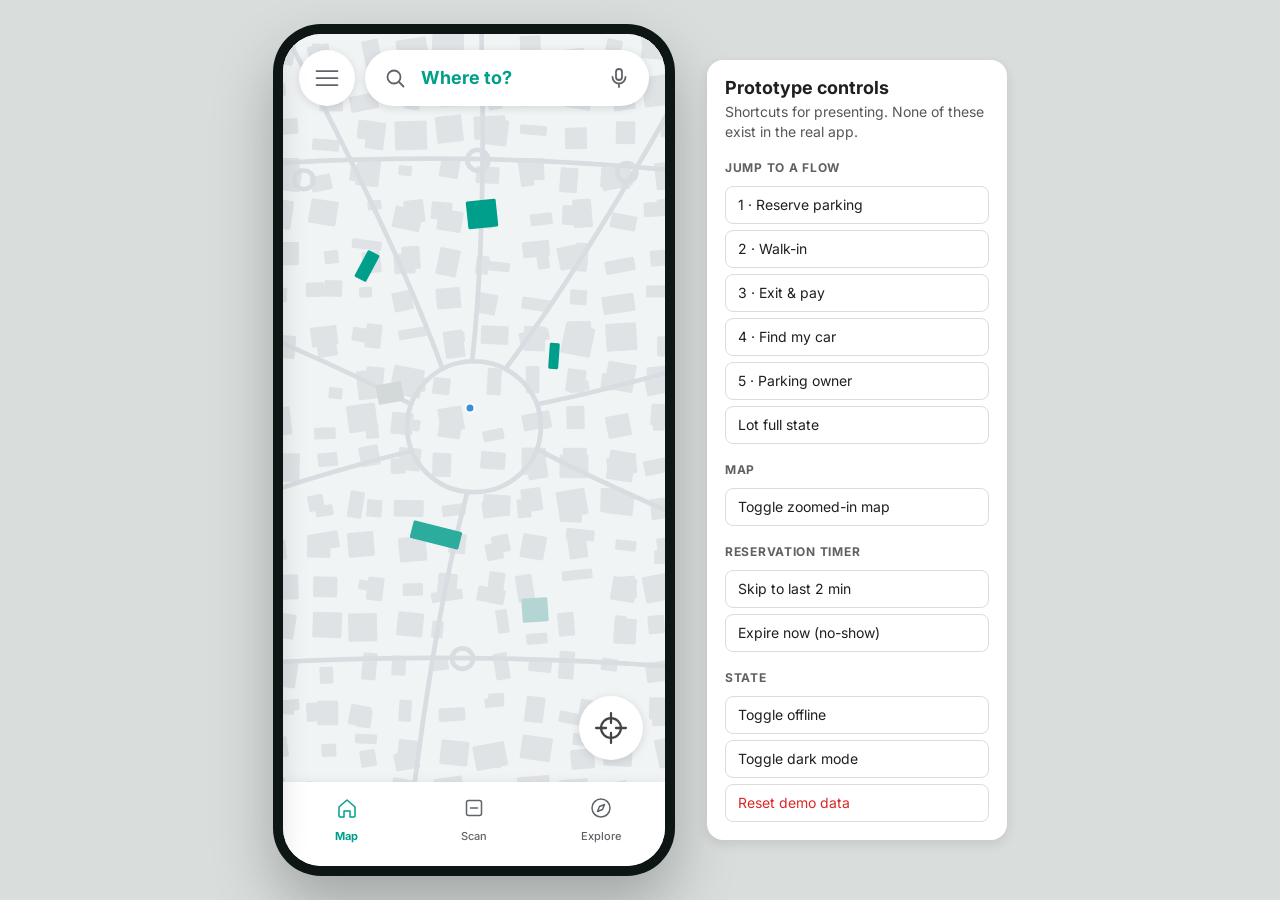
<file: prototype/index.html>
<!doctype html>
<html lang="en">
<head>
  <meta charset="utf-8">
  <meta name="viewport" content="width=device-width, initial-scale=1, viewport-fit=cover">
  <title>Uy Parking! — Prototype</title>
  <meta name="theme-color" content="#009f8b">
  <link rel="preconnect" href="https://fonts.googleapis.com">
  <link rel="preconnect" href="https://fonts.gstatic.com" crossorigin>
  <link rel="stylesheet" href="https://fonts.googleapis.com/css2?family=Inter:wght@400;500;600;700;800&display=swap">
  <link rel="stylesheet" href="styles.css">
</head>
<body>

<!-- Icon sprite (24×24, stroke icons) -->
<svg width="0" height="0" style="position:absolute" aria-hidden="true">
  <defs>
    <symbol id="i-menu" viewBox="0 0 24 24"><path d="M3 6h18M3 12h18M3 18h18"/></symbol>
    <symbol id="i-search" viewBox="0 0 24 24"><circle cx="11" cy="11" r="6.5"/><path d="M16 16l4.5 4.5"/></symbol>
    <symbol id="i-mic" viewBox="0 0 24 24"><rect x="9" y="3" width="6" height="11" rx="3"/><path d="M5.5 11a6.5 6.5 0 0 0 13 0M12 17.5V21"/></symbol>
    <symbol id="i-home" viewBox="0 0 24 24"><path d="M4 11l8-7 8 7v9a1 1 0 0 1-1 1h-4v-6h-6v6H5a1 1 0 0 1-1-1z"/></symbol>
    <symbol id="i-scan" viewBox="0 0 24 24"><rect x="4.5" y="4.5" width="15" height="15" rx="2"/><path d="M8.5 12h7"/></symbol>
    <symbol id="i-compass" viewBox="0 0 24 24"><circle cx="12" cy="12" r="9"/><path d="M15.5 8.5l-2 5-5 2 2-5z"/></symbol>
    <symbol id="i-locate" viewBox="0 0 24 24"><circle cx="12" cy="12" r="7"/><path d="M12 1.5v7M12 15.5v7M1.5 12h7M15.5 12h7"/></symbol>
    <symbol id="i-back" viewBox="0 0 24 24"><path d="M15 5l-7 7 7 7"/></symbol>
    <symbol id="i-close" viewBox="0 0 24 24"><path d="M6 6l12 12M18 6L6 18"/></symbol>
    <symbol id="i-chevron" viewBox="0 0 24 24"><path d="M9 5l7 7-7 7"/></symbol>
    <symbol id="i-caret" viewBox="0 0 24 24"><path d="M7 10l5 5 5-5z"/></symbol>
    <symbol id="i-access" viewBox="0 0 24 24"><circle cx="11" cy="4.5" r="1.8"/><path d="M11 7.5v6h5l2.5 5.5M11 10.5h5M8 11.2a5.5 5.5 0 1 0 7.6 7.2"/></symbol>
    <symbol id="i-ev" viewBox="0 0 24 24"><rect x="3" y="7" width="15" height="10" rx="2"/><path d="M21 10.5v3M11 9l-2.5 3.5h4L10 15"/></symbol>
    <symbol id="i-covered" viewBox="0 0 24 24"><path d="M3 10l9-5 9 5M5 10v9M19 10v9M8 19v-5h8v5"/></symbol>
    <symbol id="i-heart" viewBox="0 0 24 24"><path d="M12 20s-7.5-4.6-7.5-10A4.3 4.3 0 0 1 12 7.4 4.3 4.3 0 0 1 19.5 10c0 5.4-7.5 10-7.5 10z"/></symbol>
    <symbol id="i-clock" viewBox="0 0 24 24"><circle cx="12" cy="12" r="9"/><path d="M12 7v5l3 2"/></symbol>
    <symbol id="i-car" viewBox="0 0 24 24"><path d="M5 16V11.5L7 7h10l2 4.5V16M3.5 16h17v2.5h-17zM6 18.5V20M18 18.5V20"/><circle cx="8" cy="13.5" r=".6"/><circle cx="16" cy="13.5" r=".6"/></symbol>
    <symbol id="i-qr" viewBox="0 0 24 24"><rect x="4" y="4" width="6" height="6"/><rect x="14" y="4" width="6" height="6"/><rect x="4" y="14" width="6" height="6"/><path d="M14 14h2v2h-2zM18 18h2v2h-2zM14 18h2M18 14h2"/></symbol>
    <symbol id="i-nfc" viewBox="0 0 24 24"><path d="M8 8.5a5 5 0 0 1 0 7M11.5 6a8.5 8.5 0 0 1 0 12M15 3.5a12 12 0 0 1 0 17"/><circle cx="5" cy="12" r="1"/></symbol>
    <symbol id="i-check" viewBox="0 0 24 24"><path d="M5 12.5l4.5 4.5L19 7.5"/></symbol>
    <symbol id="i-info" viewBox="0 0 24 24"><circle cx="12" cy="12" r="9"/><path d="M12 11v5.5M12 7.8v.4"/></symbol>
    <symbol id="i-warn" viewBox="0 0 24 24"><path d="M12 4l9 16H3z"/><path d="M12 10v4.5M12 17.2v.3"/></symbol>
    <symbol id="i-user" viewBox="0 0 24 24"><circle cx="12" cy="8.5" r="4"/><path d="M4.5 20a7.5 7.5 0 0 1 15 0"/></symbol>
    <symbol id="i-gear" viewBox="0 0 24 24"><circle cx="12" cy="12" r="3"/><path d="M12 2.5v3M12 18.5v3M2.5 12h3M18.5 12h3M5.3 5.3l2.1 2.1M16.6 16.6l2.1 2.1M5.3 18.7l2.1-2.1M16.6 7.4l2.1-2.1"/></symbol>
    <symbol id="i-chart" viewBox="0 0 24 24"><path d="M4 20h16M7 16v-5M12 16V7M17 16v-8"/></symbol>
    <symbol id="i-wallet" viewBox="0 0 24 24"><rect x="3" y="6" width="18" height="13" rx="2"/><path d="M3 10h18M16 14.5h2"/></symbol>
    <symbol id="i-pin" viewBox="0 0 24 24"><path d="M12 21s-6.5-6.2-6.5-11a6.5 6.5 0 0 1 13 0c0 4.8-6.5 11-6.5 11z"/><circle cx="12" cy="10" r="2.3"/></symbol>
    <symbol id="i-history" viewBox="0 0 24 24"><path d="M4 12a8 8 0 1 0 2.4-5.7M4 4v4h4"/><path d="M12 8v4l3 2"/></symbol>
    <symbol id="i-printer" viewBox="0 0 24 24"><path d="M7 9V4h10v5M7 17H5a1 1 0 0 1-1-1v-6a1 1 0 0 1 1-1h14a1 1 0 0 1 1 1v6a1 1 0 0 1-1 1h-2"/><rect x="7" y="14" width="10" height="6"/></symbol>
    <symbol id="i-store" viewBox="0 0 24 24"><path d="M4 9l1.5-5h13L20 9M4 9h16v2a2.7 2.7 0 0 1-5.3 0 2.7 2.7 0 0 1-5.4 0A2.7 2.7 0 0 1 4 11zM5.5 13v7h13v-7"/></symbol>
    <symbol id="i-wifi-off" viewBox="0 0 24 24"><path d="M3 3l18 18M8.5 16.5a5 5 0 0 1 7 0M5 13a10 10 0 0 1 5-2.6M14.5 10.6A10 10 0 0 1 19 13M2 9.5a15 15 0 0 1 4.5-2.8M11 5.6a15 15 0 0 1 11 3.9"/><circle cx="12" cy="20" r=".6"/></symbol>
  </defs>
</svg>

<div class="stage">
  <!-- ============ PHONE ============ -->
  <div class="device">
    <div class="app" id="app">

      <div class="offline-bar" id="offlineBar" hidden>
        <svg class="ic"><use href="#i-wifi-off"/></svg>
        <span>Offline — counts may be stale (last updated 4 min ago). Your QR still works.</span>
      </div>

      <main class="screens">

        <!-- ===== Persistent map shell: every screen is a sheet over this map ===== -->
        <div class="map" id="map">
          <div class="map-layer" id="mapLayer">
            <svg class="map-art" id="mapArt" viewBox="0 0 800 1600" preserveAspectRatio="none" aria-hidden="true"></svg>
            <div id="markers"></div>
            <span class="me-dot" title="Approximate location (mock)"></span>
          </div>
        </div>

        <div class="map-top">
          <button class="fab" id="menuFab" data-action="openDrawer" aria-label="Open menu"><svg class="ic"><use href="#i-menu"/></svg></button>
          <button class="fab" id="backFab" data-action="back" aria-label="Back"><svg class="ic"><use href="#i-back"/></svg></button>
          <label class="search">
            <svg class="ic"><use href="#i-search"/></svg>
            <input id="searchInput" type="search" placeholder="Where to?" autocomplete="off" aria-label="Search parking">
            <button class="search-mic" data-action="voice" aria-label="Voice search"><svg class="ic"><use href="#i-mic"/></svg></button>
          </label>
        </div>

        <div class="map-banners" id="mapBanners"></div>

        <div class="search-panel" id="searchPanel" hidden>
          <div id="searchResults"></div>
        </div>

        <button class="fab locate" data-action="locate" aria-label="Show my location"><svg class="ic"><use href="#i-locate"/></svg></button>

        <!-- ---------- MAP HOME: lot detail sheet ---------- -->
        <section class="screen" id="screen-map">
          <div class="sheet-backdrop" data-action="closeSheet"></div>
          <div class="panel sheet" id="sheet" role="dialog" aria-label="Parking lot details">
            <button class="sheet-handle" data-action="closeSheet" aria-label="Close details"></button>
            <div id="sheetBody"></div>
          </div>
        </section>

        <!-- ---------- RESERVE CONFIRM ---------- -->
        <section class="screen" id="screen-reserve">
          <div class="panel">
            <button class="sheet-handle" data-action="expand" aria-label="Expand sheet"></button>
            <h1 class="panel-title">Confirm reservation</h1>
            <div id="reserveBody"></div>
          </div>
        </section>

        <!-- ---------- IDENTITY / OTP ---------- -->
        <section class="screen" id="screen-otp">
          <div class="panel">
            <button class="sheet-handle" data-action="expand" aria-label="Expand sheet"></button>
            <h1 class="panel-title">Who's parking?</h1>
            <p class="lead">No account needed. We just need a plate number or phone so the gate can match your reservation.</p>
            <div class="segmented" role="tablist">
              <button class="seg active" data-action="idTab" data-tab-id="plate" role="tab">Plate number</button>
              <button class="seg" data-action="idTab" data-tab-id="phone" role="tab">Phone (OTP)</button>
            </div>

            <div class="id-pane" id="idPlate">
              <label class="field">
                <span>Plate number</span>
                <input id="plateInput" placeholder="e.g. NBC 1234" maxlength="9" autocomplete="off">
              </label>
              <button class="btn primary block" data-action="savePlate">Continue</button>
            </div>

            <div class="id-pane" id="idPhone" hidden>
              <label class="field">
                <span>Mobile number</span>
                <div class="input-prefix"><b>+63</b><input id="phoneInput" inputmode="numeric" placeholder="917 123 4567" maxlength="12"></div>
              </label>
              <button class="btn secondary block" data-action="sendOtp" id="sendOtpBtn">Send code</button>
              <div id="otpBlock" hidden>
                <p class="caption">Enter the 6-digit code we texted you. <em>(Prototype: any 6 digits work.)</em></p>
                <div class="otp" id="otpBoxes">
                  <input maxlength="1" inputmode="numeric" aria-label="Digit 1"><input maxlength="1" inputmode="numeric" aria-label="Digit 2"><input maxlength="1" inputmode="numeric" aria-label="Digit 3"><input maxlength="1" inputmode="numeric" aria-label="Digit 4"><input maxlength="1" inputmode="numeric" aria-label="Digit 5"><input maxlength="1" inputmode="numeric" aria-label="Digit 6">
                </div>
                <p class="field-error" id="otpError" hidden>Enter all 6 digits.</p>
                <button class="btn primary block" data-action="verifyOtp">Verify</button>
              </div>
            </div>
            <p class="caption center">Saved only on this device. You can remove it anytime in Profile.</p>
          </div>
        </section>

        <!-- ---------- PAYMENT (reservation fee or exit) ---------- -->
        <section class="screen" id="screen-pay">
          <div class="panel">
            <button class="sheet-handle" data-action="expand" aria-label="Expand sheet"></button>
            <h1 class="panel-title" id="payTitle">Pay</h1>
            <div id="payBody"></div>
          </div>
        </section>

        <!-- ---------- RESERVATION QR ---------- -->
        <section class="screen" id="screen-resqr" data-back="home">
          <div class="panel">
            <button class="sheet-handle" data-action="expand" aria-label="Expand sheet"></button>
            <div id="resqrBody"></div>
          </div>
        </section>

        <!-- ---------- RESERVATION EXPIRED ---------- -->
        <section class="screen" id="screen-expired" data-back="home">
          <div class="panel">
            <button class="sheet-handle" data-action="expand" aria-label="Expand sheet"></button>
            <div class="center-col" id="expiredBody"></div>
          </div>
        </section>

        <!-- ---------- SCAN TAB ---------- -->
        <section class="screen" id="screen-scan">
          <div class="panel">
            <button class="sheet-handle" data-action="expand" aria-label="Expand sheet"></button>
            <h1 class="panel-title">Scan</h1>
            <div id="scanBody"></div>
          </div>
        </section>

        <!-- ---------- WALK-IN ---------- -->
        <section class="screen" id="screen-walkin">
          <div class="panel">
            <button class="sheet-handle" data-action="expand" aria-label="Expand sheet"></button>
            <h1 class="panel-title">Walk-in entry</h1>
            <div id="walkinBody"></div>
          </div>
        </section>

        <!-- ---------- ASSIGNING ---------- -->
        <section class="screen" id="screen-assigning" data-back="none">
          <div class="panel">
            <span class="sheet-handle"></span>
            <div class="center-col assigning">
              <div class="pulse"><svg class="ic xl"><use href="#i-nfc"/></svg></div>
              <h1 class="panel-title">Checking you in…</h1>
              <ol class="steps" id="assignSteps">
                <li>Reading QR / NFC</li>
                <li id="stepCheck">Checking reservation</li>
                <li>Assigning an available space</li>
                <li>Raising the barrier</li>
              </ol>
            </div>
          </div>
        </section>

        <!-- ---------- PARKED CONFIRMATION ---------- -->
        <section class="screen" id="screen-parked" data-back="home">
          <div class="panel">
            <button class="sheet-handle" data-action="expand" aria-label="Expand sheet"></button>
            <div id="parkedBody"></div>
          </div>
        </section>

        <!-- ---------- PARKING LOCATOR ---------- -->
        <section class="screen" id="screen-locator">
          <div class="panel">
            <button class="sheet-handle" data-action="expand" aria-label="Expand sheet"></button>
            <h1 class="panel-title">Find my car</h1>
            <div id="locatorBody"></div>
          </div>
        </section>

        <!-- ---------- SESSION SUMMARY (scan-out) ---------- -->
        <section class="screen" id="screen-session">
          <div class="panel">
            <button class="sheet-handle" data-action="expand" aria-label="Expand sheet"></button>
            <h1 class="panel-title">Leaving?</h1>
            <div id="sessionBody"></div>
          </div>
        </section>

        <!-- ---------- EXIT GATE ---------- -->
        <section class="screen" id="screen-exit">
          <div class="panel">
            <button class="sheet-handle" data-action="expand" aria-label="Expand sheet"></button>
            <div class="center-col" id="exitBody"></div>
          </div>
        </section>

        <!-- ---------- EXPLORE TAB ---------- -->
        <section class="screen" id="screen-explore">
          <div class="panel">
            <button class="sheet-handle" data-action="expand" aria-label="Expand sheet"></button>
            <h1 class="panel-title">Explore</h1>
            <div id="exploreBody"></div>
          </div>
        </section>

        <!-- ---------- PROFILE ---------- -->
        <section class="screen" id="screen-profile">
          <div class="panel tall">
            <span class="sheet-handle"></span>
            <div id="profileBody"></div>
          </div>
        </section>

        <!-- ---------- SETTINGS ---------- -->
        <section class="screen" id="screen-settings">
          <div class="panel tall">
            <span class="sheet-handle"></span>
            <h1 class="panel-title">Settings</h1>
            <h3 class="section-title">Appearance</h3>
            <div class="list">
              <label class="row toggle-row"><span>Dark mode</span><input type="checkbox" id="themeToggle" data-action="toggleTheme"></label>
            </div>
            <h3 class="section-title">Notifications <span class="caption">(not functional)</span></h3>
            <div class="list">
              <label class="row toggle-row"><span>Reservation reminders<small>2 minutes before your grace period ends</small></span><input type="checkbox" checked></label>
              <label class="row toggle-row"><span>Favorite lot is filling up</span><input type="checkbox"></label>
              <label class="row toggle-row"><span>Payment receipts</span><input type="checkbox" checked></label>
            </div>
            <h3 class="section-title">Data</h3>
            <div class="list">
              <label class="row toggle-row"><span>Simulate offline<small>e.g. underground with no signal</small></span><input type="checkbox" id="offlineToggle" data-action="toggleOffline"></label>
              <button class="row" data-action="resetDemo"><span>Clear local data</span><small class="danger-text">Reset</small></button>
            </div>
            <p class="caption center">Uy Parking! prototype · v0.2 · no real data is sent anywhere</p>
          </div>
        </section>

        <!-- ---------- OWNER DASHBOARD ---------- -->
        <section class="screen" id="screen-owner">
          <div class="panel tall">
            <span class="sheet-handle"></span>
            <h1 class="panel-title">Owner dashboard</h1>
            <div class="segmented">
              <button class="seg active" data-action="ownerTab" data-tab-id="stats">Statistics</button>
              <button class="seg" data-action="ownerTab" data-tab-id="finance">Financials</button>
            </div>
            <div id="ownerBody"></div>
          </div>
        </section>

      </main>

      <!-- Bottom nav -->
      <nav class="tabbar" id="tabbar" aria-label="Main">
        <button data-action="tab" data-tab-id="map"><svg class="ic"><use href="#i-home"/></svg><span>Map</span></button>
        <button data-action="tab" data-tab-id="scan"><svg class="ic"><use href="#i-scan"/></svg><span>Scan</span></button>
        <button data-action="tab" data-tab-id="explore"><svg class="ic"><use href="#i-compass"/></svg><span>Explore</span></button>
      </nav>

      <!-- Side drawer -->
      <div class="drawer-backdrop" id="drawerBackdrop" data-action="closeDrawer"></div>
      <aside class="drawer" id="drawer" aria-label="Menu">
        <div class="drawer-head">
          <div class="brand">Uy Parking!</div>
          <div class="drawer-user">
            <span class="avatar"><svg class="ic"><use href="#i-user"/></svg></span>
            <div><b id="drawerName">Guest</b><small id="drawerSub">Using the app without an account</small></div>
          </div>
        </div>
        <nav class="drawer-nav">
          <button data-action="drawerGo" data-to="profile"><svg class="ic"><use href="#i-user"/></svg>Profile</button>
          <button data-action="drawerGo" data-to="explore"><svg class="ic"><use href="#i-history"/></svg>Recent reservations</button>
          <button data-action="drawerGo" data-to="settings"><svg class="ic"><use href="#i-gear"/></svg>Settings</button>
          <hr>
          <button data-action="drawerGo" data-to="owner"><svg class="ic"><use href="#i-chart"/></svg>Parking owner view</button>
        </nav>
        <p class="caption drawer-foot">Lo-fi prototype. Maps, payments and scans are mocked.</p>
      </aside>

      <div class="toast" id="toast" role="status" aria-live="polite"></div>
    </div>
  </div>

  <!-- ============ DEMO CONTROLS (outside the phone) ============ -->
  <aside class="demo" aria-label="Prototype controls">
    <h2>Prototype controls</h2>
    <p>Shortcuts for presenting. None of these exist in the real app.</p>

    <h3>Jump to a flow</h3>
    <div class="demo-grid">
      <button data-action="demoFlow" data-flow="reserve">1 · Reserve parking</button>
      <button data-action="demoFlow" data-flow="walkin">2 · Walk-in</button>
      <button data-action="demoFlow" data-flow="exit">3 · Exit &amp; pay</button>
      <button data-action="demoFlow" data-flow="find">4 · Find my car</button>
      <button data-action="demoFlow" data-flow="owner">5 · Parking owner</button>
      <button data-action="demoFlow" data-flow="full">Lot full state</button>
    </div>

    <h3>Map</h3>
    <div class="demo-grid">
      <button data-action="demoZoom">Toggle zoomed-in map</button>
    </div>

    <h3>Reservation timer</h3>
    <div class="demo-grid">
      <button data-action="demoTime" data-mode="warn">Skip to last 2 min</button>
      <button data-action="demoTime" data-mode="expire">Expire now (no-show)</button>
    </div>

    <h3>State</h3>
    <div class="demo-grid">
      <button data-action="toggleOffline">Toggle offline</button>
      <button data-action="toggleTheme">Toggle dark mode</button>
      <button data-action="resetDemo" class="danger">Reset demo data</button>
    </div>
  </aside>
</div>

<script src="app.js"></script>
</body>
</html>
</file>
<file: prototype/styles.css>
/* Uy Parking! prototype — visual language follows docs/mockup/*.png;
   tokens mirror docs/design-system.md */

:root {
  /* accent ramp */
  --accent-50: #e6f5f3;
  --accent-100: #b8e5df;
  --accent-300: #5cc4b7;
  --accent-500: #009f8b;
  --accent-600: #008576;
  --accent-700: #006b5f;
  --accent-900: #003832;

  /* map markers: teal strength = how many spaces are left (mockup) */
  --lot-high: #009f8b;
  --lot-mid: #2cac9d;
  --lot-low: #b3d6d4;
  --lot-low-ink: #0b5e55;
  --lot-full: #d3d9d9;
  --lot-full-ink: #6b7574;
  --lot-selected-ring: #aeb3bd;

  /* status chips (always paired with a label) */
  --status-available: #2563eb;
  --status-filling: #f59e0b;
  --status-full: #dc2626;

  /* neutrals — light */
  --bg: #f7f7f7;
  --surface: #ffffff;
  --surface-2: #f1f4f5;
  --border: #e4e6e9;
  --text-tertiary: #9a9a9a;
  --text-secondary: #6f6f6f;
  --text-primary: #111111;
  --icon: #5f6368;
  --accent-text: var(--accent-500);
  --tint: var(--accent-50);
  --bar: #b4b8bf;
  --bar-sel: #6c717b;

  /* map (sampled from the mockups) */
  --map-bg: #f1f4f5;
  --map-block: #e0e3e6;
  --map-road: #d9dde1;

  --shadow-fab: 0 2px 10px rgba(0, 0, 0, .12);
  --shadow-sheet: 0 -4px 24px rgba(0, 0, 0, .10);
  --shadow-pop: 0 12px 32px rgba(0, 0, 0, .18);

  --font: "Inter", system-ui, -apple-system, "Segoe UI", Roboto, Arial, sans-serif;
  --panel-top: 29%;
  color-scheme: light;
}

:root[data-theme="dark"] {
  --bg: #021c1c;
  --surface: #0a2a29;
  --surface-2: #113635;
  --border: #1e4744;
  --text-tertiary: #5f7e7b;
  --text-secondary: #8fa9a6;
  --text-primary: #eaf3f1;
  --icon: #a9c1be;
  --accent-text: var(--accent-300);
  --tint: #0d3a36;
  --bar: #3d5b59;
  --bar-sel: #8fa9a6;

  --lot-low: #2f5f5a;
  --lot-low-ink: #cdeee9;
  --lot-full: #26403f;
  --lot-full-ink: #8fa9a6;
  --lot-selected-ring: #8fa9a6;

  --map-bg: #062625;
  --map-block: #0e3230;
  --map-road: #1d4643;

  --shadow-fab: 0 2px 12px rgba(0, 0, 0, .45);
  --shadow-sheet: 0 -4px 24px rgba(0, 0, 0, .5);
  color-scheme: dark;
}

* { box-sizing: border-box; }
html, body { margin: 0; height: 100%; }
body {
  font: 16px/24px var(--font);
  color: var(--text-primary);
  background: #d9dedd;
  -webkit-font-smoothing: antialiased;
}
:root[data-theme="dark"] body { background: #010f0f; }
button { font: inherit; color: inherit; cursor: pointer; }
input, select { font: inherit; color: inherit; }
[hidden] { display: none !important; }

.ic { width: 24px; height: 24px; fill: none; stroke: currentColor; stroke-width: 1.7; stroke-linecap: round; stroke-linejoin: round; flex: none; }
.ic.sm { width: 18px; height: 18px; }
.ic.xl { width: 48px; height: 48px; }

/* ---------- stage + device ---------- */
.stage {
  min-height: 100%;
  display: flex; gap: 32px; align-items: center; justify-content: center;
  padding: 24px 16px; flex-wrap: wrap;
}
.device {
  width: 402px; height: 874px; max-height: calc(100vh - 48px);
  border-radius: 48px; padding: 10px;
  background: #0d1615; box-shadow: 0 30px 60px rgba(0,0,0,.25);
  flex: none;
}
.app {
  position: relative; width: 100%; height: 100%;
  border-radius: 38px; overflow: hidden;
  background: var(--map-bg);
  display: flex; flex-direction: column;
}
@media (max-width: 520px) {
  .stage { padding: 0; display: block; }
  .device { width: 100%; height: 100dvh; max-height: none; border-radius: 0; padding: 0; box-shadow: none; }
  .app { border-radius: 0; }
  .demo { border-radius: 0; max-width: none; }
}

/* ---------- screens = sheets over the map ---------- */
.screens { position: relative; flex: 1; min-height: 0; overflow: hidden; }
.screen { position: absolute; inset: 0; display: none; pointer-events: none; z-index: 6; }
.screen.active { display: block; }

.panel {
  position: absolute; left: 0; right: 0; bottom: 0; top: var(--panel-top);
  background: var(--surface); color: var(--text-primary);
  border-radius: 28px 28px 0 0; box-shadow: var(--shadow-sheet);
  overflow-y: auto; overscroll-behavior: contain;
  padding: 4px 20px 28px; pointer-events: auto;
  transition: top .28s cubic-bezier(.2,.8,.2,1);
}
.screen.active .panel:not(.sheet) { animation: rise .28s cubic-bezier(.2,.8,.2,1); }
@keyframes rise { from { transform: translateY(40%); opacity: .4; } to { transform: none; opacity: 1; } }
.panel.expanded, .panel.tall { top: 84px; }
.panel-title { font-size: 30px; line-height: 36px; font-weight: 800; letter-spacing: -.02em; margin: 4px 0 14px; }

.sheet-handle {
  display: block; margin: 8px auto 14px; width: 64px; height: 5px; padding: 0;
  border: 0; border-radius: 3px; background: var(--lot-selected-ring);
}

/* lot detail sheet slides in */
.sheet { transform: translateY(105%); transition: transform .3s cubic-bezier(.2,.8,.2,1); }
.sheet-open .sheet { transform: none; }
.sheet-backdrop { position: absolute; inset: 0; pointer-events: none; }
.sheet-open .sheet-backdrop { pointer-events: auto; }

.center-col { display: flex; flex-direction: column; align-items: center; text-align: center; }

/* ---------- type helpers ---------- */
.lead { color: var(--text-secondary); margin: 0 0 16px; font-size: 15px; line-height: 22px; }
.caption { font-size: 12px; line-height: 16px; color: var(--text-secondary); }
.center { text-align: center; }
.muted { color: var(--text-secondary); }
.display { font-size: 36px; line-height: 42px; font-weight: 800; letter-spacing: -.02em; }
.section-title { font-size: 18px; line-height: 24px; font-weight: 800; letter-spacing: -.01em; margin: 22px 0 10px; }
.danger-text { color: var(--status-full); }
.accent-text { color: var(--accent-text); }

/* ---------- buttons (mockup: teal pill, white bold label) ---------- */
.btn {
  display: inline-flex; align-items: center; justify-content: center; gap: 8px;
  min-height: 52px; padding: 0 22px; border-radius: 999px;
  border: 1.5px solid transparent; font-weight: 700; font-size: 17px;
  transition: background .12s, transform .06s;
}
.btn:active { transform: scale(.98); }
.btn.block { width: 100%; }
.btn.lg { min-height: 56px; font-size: 22px; }
.btn.primary { background: var(--accent-500); color: #fff; font-size: 19px; }
.btn.primary.lg { font-size: 22px; }
.btn.primary:hover { background: var(--accent-600); }
.btn.primary:disabled { background: var(--border); color: var(--text-secondary); cursor: not-allowed; transform: none; font-size: 17px; }
.btn.secondary { background: var(--surface); border-color: var(--border); color: var(--text-primary); }
.btn.secondary:hover { border-color: var(--accent-500); }
.btn.text { background: none; color: var(--accent-text); min-height: 40px; font-size: 15px; }
.btn-stack { display: flex; flex-direction: column; gap: 10px; margin-top: 18px; width: 100%; }

/* ---------- cards / lists (mockup: thin grey outline, 10px radius) ---------- */
.card { background: var(--surface); border: 1px solid var(--border); border-radius: 10px; padding: 14px 16px; margin-bottom: 12px; }
.card h3 { margin: 0 0 4px; font-size: 18px; line-height: 24px; font-weight: 800; }
.card.tinted { background: var(--surface-2); border-color: transparent; }

.list { border: 1px solid var(--border); border-radius: 10px; overflow: hidden; }
.row {
  display: flex; align-items: center; gap: 12px; width: 100%;
  padding: 14px 16px; border: 0; background: none; text-align: left;
  border-bottom: 1px solid var(--border); font-size: 15px;
}
.row:last-child { border-bottom: 0; }
button.row:hover { background: var(--surface-2); }
.row > span { flex: 1; min-width: 0; }
.row small { display: block; font-size: 12px; line-height: 16px; color: var(--text-secondary); }
.row .ic { color: var(--icon); }
.toggle-row input { width: 44px; height: 24px; accent-color: var(--accent-500); }

.notice {
  display: flex; gap: 12px; align-items: flex-start;
  padding: 12px 14px; border-radius: 10px; background: var(--surface-2);
  font-size: 14px; line-height: 20px; margin-bottom: 10px; text-align: left;
}
.notice .ic { color: var(--accent-text); }
.notice b { display: block; }
.notice.warn { background: #fff4e0; color: #5c3b00; }
.notice.warn .ic { color: #b45309; }
:root[data-theme="dark"] .notice.warn { background: #3a2a0c; color: #ffe0a8; }

.kv { display: flex; justify-content: space-between; gap: 12px; padding: 6px 0; font-size: 15px; line-height: 20px; }
.kv span:first-child { color: var(--text-secondary); }
.kv.total { border-top: 1px solid var(--border); margin-top: 6px; padding-top: 12px; font-size: 20px; font-weight: 800; }
.kv.total span:first-child { color: var(--text-primary); }
.kv.credit span:last-child { color: var(--accent-text); font-weight: 700; }

/* ---------- chips ---------- */
.chip {
  display: inline-flex; align-items: center; gap: 6px;
  padding: 1px 10px; border-radius: 999px;
  font-size: 12px; line-height: 20px; font-weight: 700;
  background: var(--tint); color: var(--accent-700);
}
:root[data-theme="dark"] .chip { color: var(--accent-300); }
.chip::before { content: ""; width: 7px; height: 7px; border-radius: 50%; background: currentColor; }
.chip.plain::before { display: none; }
.chip.available { background: #e3ecfd; color: #1d4ed8; }
.chip.filling { background: #fff1d6; color: #92400e; }
.chip.full { background: #fde2e2; color: #b91c1c; }
:root[data-theme="dark"] .chip.available { background: #13254d; color: #93b4ff; }
:root[data-theme="dark"] .chip.filling { background: #3a2a0c; color: #fcd34d; }
:root[data-theme="dark"] .chip.full { background: #401414; color: #fca5a5; }

/* ---------- map ---------- */
.map { position: absolute; inset: 0; overflow: hidden; background: var(--map-bg); touch-action: none; cursor: grab; }
.map.dragging { cursor: grabbing; }
.map-layer { position: absolute; inset: 0; transform-origin: 0 0; transition: transform .45s cubic-bezier(.2,.8,.2,1); }
.map-layer.no-anim { transition: none; }
.map-art { position: absolute; left: -50%; top: -50%; width: 200%; height: 200%; }
.map-art .block { fill: var(--map-block); }
.map-art .road { stroke: var(--map-road); fill: none; stroke-linecap: round; stroke-linejoin: round; }

.me-dot {
  position: absolute; left: 49%; top: 50%;
  width: 11px; height: 11px; border-radius: 50%;
  background: #3b8fd9; border: 2px solid #fff;
  transform: translate(-50%, -50%) scale(calc(1 / var(--s, 1)));
}

.marker {
  position: absolute; width: var(--w); height: var(--h); padding: 0; border: 0; border-radius: 1.5px;
  transform: translate(-50%, -50%) rotate(var(--rot, 0deg));
  background: var(--lot-high); color: #fff;
  display: grid; place-items: center;
  font: 800 12px/1 var(--font); letter-spacing: -.02em;
  transition: outline-color .2s, background .2s;
}
.marker b { transform: rotate(calc(-1 * var(--rot, 0deg))); opacity: 0; transition: opacity .25s; }
.map.zoomed .marker b, .marker.selected b { opacity: 1; }
.marker.lvl-high { background: var(--lot-high); }
.marker.lvl-mid { background: var(--lot-mid); }
.marker.lvl-low { background: var(--lot-low); color: var(--lot-low-ink); }
.marker.lvl-full { background: var(--lot-full); color: var(--lot-full-ink); font-size: 7px; text-transform: uppercase; }
.marker.selected { background: var(--lot-high); color: #fff; outline: 3px solid var(--lot-selected-ring); z-index: 2; }
.marker.reserved::after {
  content: ""; position: absolute; top: -3px; right: -3px; width: 6px; height: 6px; border-radius: 50%;
  background: #fff; border: 1.5px solid var(--accent-700);
}

.map-top { position: absolute; top: 16px; left: 16px; right: 16px; display: flex; gap: 10px; z-index: 8; }
.fab {
  width: 56px; height: 56px; border-radius: 50%; border: 0;
  background: var(--surface); color: var(--icon);
  box-shadow: var(--shadow-fab); display: grid; place-items: center; flex: none;
}
.fab .ic { stroke-width: 1.5; width: 28px; height: 28px; }
.app.is-root #backFab, .app:not(.is-root) #menuFab, .app.no-back #backFab { display: none; }
.search {
  flex: 1; min-width: 0; height: 56px; display: flex; align-items: center; gap: 12px;
  padding: 0 12px 0 18px; border-radius: 999px;
  background: var(--surface); box-shadow: var(--shadow-fab); color: var(--icon);
}
.search .ic { stroke-width: 1.8; }
.search input {
  flex: 1; min-width: 0; border: 0; outline: 0; background: none;
  font-size: 18px; font-weight: 700; color: var(--accent-500);
}
.search input::placeholder { color: var(--accent-500); opacity: 1; }
.search input::-webkit-search-cancel-button { display: none; }
.search-mic { border: 0; background: none; color: var(--icon); width: 36px; height: 36px; display: grid; place-items: center; border-radius: 50%; }

.map-banners { position: absolute; top: 86px; left: 16px; right: 16px; z-index: 5; display: flex; flex-direction: column; gap: 8px; }
.app:not([data-screen="map"]) .map-banners, .sheet-open .map-banners { display: none; }
.banner {
  display: flex; align-items: center; justify-content: center; gap: 12px;
  height: 42px; padding: 0 18px; border-radius: 999px; border: 0; width: 100%;
  background: var(--accent-500); color: #fff; font-size: 16px; font-weight: 700;
  box-shadow: var(--shadow-fab); white-space: nowrap;
}
.banner .sep { width: 2px; height: 20px; background: currentColor; }
.banner .left { font-weight: 600; opacity: .9; }
.banner.warn { background: var(--status-filling); color: #2b1a00; }
.banner.parked { background: var(--accent-700); }

.search-panel {
  position: absolute; top: 82px; left: 16px; right: 16px; z-index: 9;
  background: var(--surface); border-radius: 20px; box-shadow: var(--shadow-pop);
  max-height: 70%; overflow-y: auto; padding: 8px 0;
}
.search-panel h4 { margin: 10px 18px 4px; font-size: 13px; font-weight: 800; }
.search-panel .row { border: 0; padding: 10px 18px; }

.locate { position: absolute; right: 22px; bottom: 22px; width: 64px; height: 64px; z-index: 5; color: #444; }
:root[data-theme="dark"] .locate { color: var(--icon); }
.locate .ic { width: 34px; height: 34px; stroke-width: 1.6; }
.app:not([data-screen="map"]) .locate, .sheet-open .locate { display: none; }

/* ---------- lot detail (space selected.png) ---------- */
.sheet-title { display: flex; justify-content: space-between; align-items: flex-start; gap: 8px; }
.sheet-title .panel-title { margin-bottom: 8px; }
.fav-btn { border: 0; background: none; width: 40px; height: 40px; margin-top: 2px; display: grid; place-items: center; color: var(--text-tertiary); flex: none; border-radius: 50%; }
.fav-btn.on { color: #e11d48; }
.fav-btn.on .ic { fill: currentColor; }
.lot-sub { margin: -2px 0 12px; font-size: 14px; line-height: 20px; color: var(--text-secondary); }
.lot-sub b { color: var(--accent-text); }

.photo { width: 100%; height: 172px; display: block; border-radius: 2px; margin-bottom: 10px; }

.attrs { display: flex; align-items: center; gap: 10px; font-size: 12.5px; font-weight: 500; margin-bottom: 10px; white-space: nowrap; }
.attr { display: inline-flex; align-items: center; gap: 3px; }
.attr .ic { width: 17px; height: 17px; }
.attr.off { color: var(--text-tertiary); text-decoration: line-through; }
.attr.rate { margin-left: auto; color: var(--accent-500); font-weight: 800; font-size: 14px; }

.trend { border: 1px solid var(--border); border-radius: 10px; padding: 8px 10px 6px; margin-bottom: 22px; }
.trend select {
  appearance: none; -webkit-appearance: none; border: 0; border-radius: 6px;
  background: var(--border) url("data:image/svg+xml,%3Csvg xmlns='http://www.w3.org/2000/svg' viewBox='0 0 10 6'%3E%3Cpath d='M0 0h10L5 6z' fill='%23555'/%3E%3C/svg%3E") no-repeat right 7px center / 8px 5px;
  padding: 2px 22px 2px 8px; font-size: 11px; font-weight: 600; color: var(--text-primary);
}
.trend-label { text-align: center; font-size: 11px; line-height: 16px; margin: 4px 0 6px; min-height: 16px; }
.trend-label b { color: var(--accent-500); font-weight: 700; }
.bars {
  display: flex; align-items: flex-end; gap: 7px; height: 76px; padding: 0 6px;
  background: repeating-linear-gradient(to top, transparent 0 18px, var(--border) 18px 19px);
}
.bar { flex: 1; border: 0; padding: 0; background: var(--bar); position: relative; min-height: 4px; }
.bar.sel { background: var(--bar-sel); }
.bar.is-live { background: var(--bar); }
.bar .live { position: absolute; left: 0; right: 0; bottom: 0; background: var(--accent-500); }
.bar.sel::before { content: ""; position: absolute; left: 50%; bottom: calc(100% + 3px); height: 14px; border-left: 2px dotted var(--bar-sel); transform: translateX(-1px); }
.bar-axis { display: flex; justify-content: space-between; font-size: 11px; color: var(--text-secondary); padding: 4px 6px 0; }

.sheet-note { font-size: 12px; line-height: 16px; color: var(--text-secondary); text-align: center; margin: 10px 0 0; }

/* ---------- QR / tickets ---------- */
.ticket { border: 1px solid var(--border); border-radius: 10px; padding: 18px; text-align: center; margin-bottom: 14px; width: 100%; }
.ticket .ref { font-size: 13px; color: var(--text-secondary); font-weight: 500; }
.ticket h3 { margin: 2px 0 10px; font-size: 18px; line-height: 24px; font-weight: 800; }
.qr { width: 184px; height: 184px; background: #fff; padding: 10px; border-radius: 8px; display: block; margin: 0 auto; }
.qr-cap { font-size: 12px; color: var(--text-secondary); margin-top: 6px; }
.countdown { font-size: 48px; line-height: 54px; font-weight: 800; font-variant-numeric: tabular-nums; letter-spacing: -.02em; color: var(--accent-500); }
.countdown.warn { color: var(--status-filling); }
.progress { height: 6px; border-radius: 3px; background: var(--border); overflow: hidden; margin: 8px 0 14px; }
.progress > i { display: block; height: 100%; background: var(--accent-500); transition: width 1s linear; }
.progress.warn > i { background: var(--status-filling); }
.status-line { display: inline-flex; gap: 6px; align-items: center; padding: 6px 12px; border-radius: 999px; background: var(--tint); font-size: 13px; font-weight: 600; color: var(--accent-700); }
:root[data-theme="dark"] .status-line { color: var(--accent-300); }

.big-icon { width: 84px; height: 84px; border-radius: 50%; display: grid; place-items: center; margin: 6px auto 12px; background: var(--accent-500); color: #fff; }
.big-icon .ic { width: 42px; height: 42px; stroke-width: 2.4; }
.big-icon.warn { background: var(--status-filling); color: #2b1a00; }
.big-icon.full { background: var(--status-full); }
.big-icon.soft { background: var(--surface-2); color: var(--icon); }

.assigned { display: flex; gap: 10px; text-align: center; margin: 12px 0; }
.assigned > div { flex: 1; border: 1px solid var(--border); border-radius: 10px; padding: 10px 8px; }
.assigned small { display: block; font-size: 12px; color: var(--text-secondary); font-weight: 600; }
.assigned b { font-size: 34px; line-height: 40px; font-weight: 800; color: var(--accent-500); }

.floormap { width: 100%; display: block; border-radius: 10px; background: var(--map-bg); border: 1px solid var(--border); }
.floormap .slot { fill: var(--surface); stroke: var(--map-road); }
.floormap .slot.taken { fill: var(--bar); stroke: none; }
.floormap .slot.mine { fill: var(--accent-500); stroke: var(--lot-selected-ring); stroke-width: 2; }
.floormap .lane { fill: var(--map-road); opacity: .5; }
.floormap text { font: 700 9px var(--font); fill: var(--text-secondary); }
.floormap .path { stroke: #3b8fd9; stroke-width: 3; fill: none; stroke-dasharray: 5 5; stroke-linecap: round; animation: dash 1.2s linear infinite; }
@keyframes dash { to { stroke-dashoffset: -20; } }

.directions { margin: 12px 0 0; padding: 0; list-style: none; counter-reset: d; }
.directions li { counter-increment: d; display: flex; gap: 12px; align-items: flex-start; padding: 7px 0; font-size: 15px; line-height: 22px; }
.directions li::before { content: counter(d); flex: none; width: 24px; height: 24px; border-radius: 50%; background: var(--accent-500); color: #fff; font-size: 13px; font-weight: 800; display: grid; place-items: center; }

/* ---------- forms ---------- */
.segmented { display: flex; background: var(--surface-2); border-radius: 999px; padding: 4px; margin-bottom: 16px; }
.seg { flex: 1; border: 0; background: none; border-radius: 999px; padding: 8px 10px; font-weight: 600; font-size: 14px; color: var(--text-secondary); display: inline-flex; gap: 6px; align-items: center; justify-content: center; }
.seg.active { background: var(--accent-500); color: #fff; }
.field { display: block; margin-bottom: 14px; }
.field > span { display: block; font-size: 14px; font-weight: 600; margin-bottom: 6px; }
.field input, .field select, .input-prefix {
  width: 100%; height: 52px; border: 1px solid var(--border); border-radius: 999px;
  background: var(--surface); padding: 0 18px; font-size: 16px; font-weight: 600;
}
.field input:focus, .field select:focus, .otp input:focus { outline: 2px solid var(--accent-500); outline-offset: 1px; }
.input-prefix { display: flex; align-items: center; gap: 8px; }
.input-prefix input { border: 0; height: 48px; padding: 0; outline: 0 !important; }
.otp { display: flex; gap: 8px; margin: 8px 0 12px; }
.otp input { width: 100%; height: 54px; text-align: center; font-size: 22px; font-weight: 800; border: 1px solid var(--border); border-radius: 10px; background: var(--surface); }
.otp.error input { border-color: var(--status-full); }
.otp.ok input { border-color: var(--accent-500); background: var(--tint); }
.field-error { color: var(--status-full); font-size: 13px; margin: -4px 0 10px; }
.id-pane .btn { margin-bottom: 12px; }

.choice {
  display: flex; gap: 14px; align-items: center; width: 100%; text-align: left;
  background: var(--surface); border: 1px solid var(--border); border-radius: 10px;
  padding: 14px; margin-bottom: 10px;
}
.choice:hover { border-color: var(--accent-500); }
.choice .ic-wrap { width: 46px; height: 46px; border-radius: 50%; background: var(--accent-500); color: #fff; display: grid; place-items: center; flex: none; }
.choice span { flex: 1; }
.choice b { display: block; font-size: 16px; font-weight: 700; }
.choice small { color: var(--text-secondary); font-size: 13px; line-height: 18px; display: block; }
.choice > .ic:last-child { color: var(--text-tertiary); }

/* ---------- explore lot cards ---------- */
.lot-card { display: flex; gap: 12px; align-items: center; width: 100%; text-align: left; background: var(--surface); border: 1px solid var(--border); border-radius: 10px; padding: 8px; margin-bottom: 10px; }
.lot-card:hover { border-color: var(--accent-500); }
.lot-thumb { width: 72px; height: 60px; border-radius: 2px; flex: none; display: block; }
.lot-card .info { flex: 1; min-width: 0; }
.lot-card b { display: block; overflow: hidden; text-overflow: ellipsis; white-space: nowrap; font-weight: 700; }
.lot-card small { display: block; color: var(--text-secondary); font-size: 13px; line-height: 18px; }
.lot-card .count { flex: none; min-width: 48px; height: 44px; padding: 0 8px; display: grid; place-items: center; border-radius: 1.5px; font-weight: 800; font-size: 20px; color: #fff; background: var(--lot-high); }
.lot-card .count.lvl-mid { background: var(--lot-mid); }
.lot-card .count.lvl-low { background: var(--lot-low); color: var(--lot-low-ink); }
.lot-card .count.lvl-full { background: var(--lot-full); color: var(--lot-full-ink); font-size: 12px; text-transform: uppercase; }
.empty { color: var(--text-secondary); font-size: 14px; padding: 6px 2px 12px; margin: 0; }

/* ---------- assigning ---------- */
.assigning { padding-top: 10px; }
.pulse { width: 112px; height: 112px; border-radius: 50%; background: var(--accent-500); color: #fff; display: grid; place-items: center; animation: pulse 1.2s ease-in-out infinite; margin: 8px 0 18px; }
@keyframes pulse { 0%,100% { box-shadow: 0 0 0 0 rgba(0,159,139,.4); } 50% { box-shadow: 0 0 0 22px rgba(0,159,139,0); } }
.steps { list-style: none; padding: 0; margin: 0; text-align: left; }
.steps li { padding: 6px 0 6px 30px; position: relative; color: var(--text-tertiary); font-weight: 500; }
.steps li::before { content: ""; position: absolute; left: 4px; top: 11px; width: 14px; height: 14px; border-radius: 50%; border: 2px solid currentColor; }
.steps li.done { color: var(--text-primary); }
.steps li.done::before { background: var(--accent-500); border-color: var(--accent-500); }

/* ---------- owner ---------- */
.stat-grid { display: grid; grid-template-columns: 1fr 1fr; gap: 10px; margin-bottom: 12px; }
.stat { border: 1px solid var(--border); border-radius: 10px; padding: 12px; }
.stat small { display: block; font-size: 12px; color: var(--text-secondary); font-weight: 500; }
.stat b { font-size: 24px; line-height: 32px; font-weight: 800; }
.stat .delta { font-size: 12px; font-weight: 700; color: var(--accent-text); }
.mini-bars { display: flex; align-items: flex-end; gap: 6px; height: 90px; margin: 8px 0 4px; background: repeating-linear-gradient(to top, transparent 0 22px, var(--border) 22px 23px); }
.mini-bars i { flex: 1; background: var(--bar); }
.mini-bars i.peak { background: var(--accent-500); }
.occ-bar { display: flex; height: 8px; border-radius: 4px; overflow: hidden; background: var(--surface-2); margin: 6px 0 4px; }
.occ-bar .parked { background: var(--accent-500); }
.occ-bar .reserved { background: repeating-linear-gradient(45deg, var(--accent-300), var(--accent-300) 3px, var(--accent-100) 3px, var(--accent-100) 6px); }
.occ-legend { display: flex; gap: 14px; font-size: 12px; color: var(--text-secondary); }
.occ-legend i { display: inline-block; width: 10px; height: 10px; border-radius: 2px; margin-right: 4px; vertical-align: -1px; }
.occ-legend .parked { background: var(--accent-500); }
.occ-legend .reserved { background: var(--accent-300); }
.lot-occ { padding: 10px 0; border-bottom: 1px solid var(--border); }
.lot-occ:last-of-type { border-bottom: 0; }
.lot-occ .top { display: flex; justify-content: space-between; font-size: 14px; }
.txn { display: flex; justify-content: space-between; font-size: 14px; padding: 8px 0; border-bottom: 1px solid var(--border); }
.txn:last-child { border-bottom: 0; }
.txn small { display: block; color: var(--text-secondary); font-size: 12px; }

/* ---------- tab bar (mockup: white, outline icons, teal active) ---------- */
.tabbar {
  display: flex; background: var(--surface); z-index: 10;
  padding: 12px 0 16px; box-shadow: 0 -1px 10px rgba(0,0,0,.06);
}
.tabbar button { flex: 1; border: 0; background: none; display: flex; flex-direction: column; align-items: center; gap: 4px; font-size: 11px; font-weight: 500; color: var(--icon); padding: 2px 0; }
.tabbar .ic { stroke-width: 1.5; }
.tabbar button.active { color: var(--accent-500); font-weight: 700; }
.app:not(.has-tabs) .tabbar, .app[data-screen="map"].sheet-open .tabbar { display: none; }

/* ---------- drawer ---------- */
.drawer-backdrop { position: absolute; inset: 0; z-index: 20; background: rgba(0,0,0,.3); opacity: 0; pointer-events: none; transition: opacity .2s; }
.drawer {
  position: absolute; top: 0; bottom: 0; left: 0; width: 82%; z-index: 21;
  background: var(--surface); box-shadow: var(--shadow-pop);
  border-radius: 0 28px 28px 0;
  transform: translateX(-102%); transition: transform .25s ease;
  display: flex; flex-direction: column;
}
.drawer-open .drawer { transform: none; }
.drawer-open .drawer-backdrop { opacity: 1; pointer-events: auto; }
.drawer-head { padding: 36px 22px 18px; border-bottom: 1px solid var(--border); }
.brand { font-size: 30px; line-height: 36px; font-weight: 800; letter-spacing: -.02em; color: var(--accent-500); margin-bottom: 18px; }
.drawer-user { display: flex; gap: 12px; align-items: center; }
.drawer-user small { display: block; font-size: 12px; line-height: 16px; color: var(--text-secondary); }
.avatar { width: 46px; height: 46px; border-radius: 50%; background: var(--accent-500); color: #fff; display: grid; place-items: center; flex: none; }
.drawer-nav { padding: 10px; flex: 1; }
.drawer-nav button { display: flex; gap: 14px; align-items: center; width: 100%; border: 0; background: none; padding: 14px 12px; border-radius: 999px; font-weight: 600; text-align: left; }
.drawer-nav button:hover { background: var(--surface-2); }
.drawer-nav .ic { color: var(--icon); }
.drawer-nav hr { border: 0; border-top: 1px solid var(--border); margin: 8px 4px; }
.drawer-foot { padding: 0 22px 22px; }

/* ---------- toast ---------- */
.toast {
  position: absolute; left: 16px; right: 16px; bottom: 100px; z-index: 30;
  background: #1f2a29; color: #fff; padding: 12px 16px; border-radius: 14px;
  font-size: 14px; line-height: 20px; box-shadow: var(--shadow-pop);
  opacity: 0; transform: translateY(8px); pointer-events: none; transition: opacity .2s, transform .2s;
}
.toast.show { opacity: 1; transform: none; }

/* ---------- offline ---------- */
.offline-bar { display: flex; gap: 8px; align-items: center; padding: 8px 14px; background: #3a2a0c; color: #ffe0a8; font-size: 12px; line-height: 16px; z-index: 10; }
.offline-bar .ic { width: 18px; height: 18px; }

/* ---------- demo panel ---------- */
.demo {
  width: 100%; max-width: 300px; align-self: center;
  background: #fff; color: #1f1f1f; border-radius: 16px; padding: 18px; box-shadow: 0 4px 12px rgba(0,0,0,.1);
  font-size: 14px; line-height: 20px;
}
:root[data-theme="dark"] .demo { background: #0a2a29; color: #eaf3f1; }
.demo h2 { margin: 0 0 4px; font-size: 18px; }
.demo h3 { margin: 16px 0 8px; font-size: 12px; text-transform: uppercase; letter-spacing: .06em; opacity: .7; }
.demo p { margin: 0; opacity: .75; }
.demo-grid { display: grid; gap: 6px; }
.demo button { text-align: left; border: 1px solid #dcdcdc; background: transparent; border-radius: 8px; padding: 8px 12px; font-size: 14px; }
:root[data-theme="dark"] .demo button { border-color: #1e4744; }
.demo button:hover { border-color: var(--accent-500); background: rgba(0,159,139,.08); }
.demo button.danger { color: var(--status-full); }

@media (prefers-reduced-motion: reduce) {
  *, *::before, *::after { animation: none !important; transition: none !important; }
}
</file>
